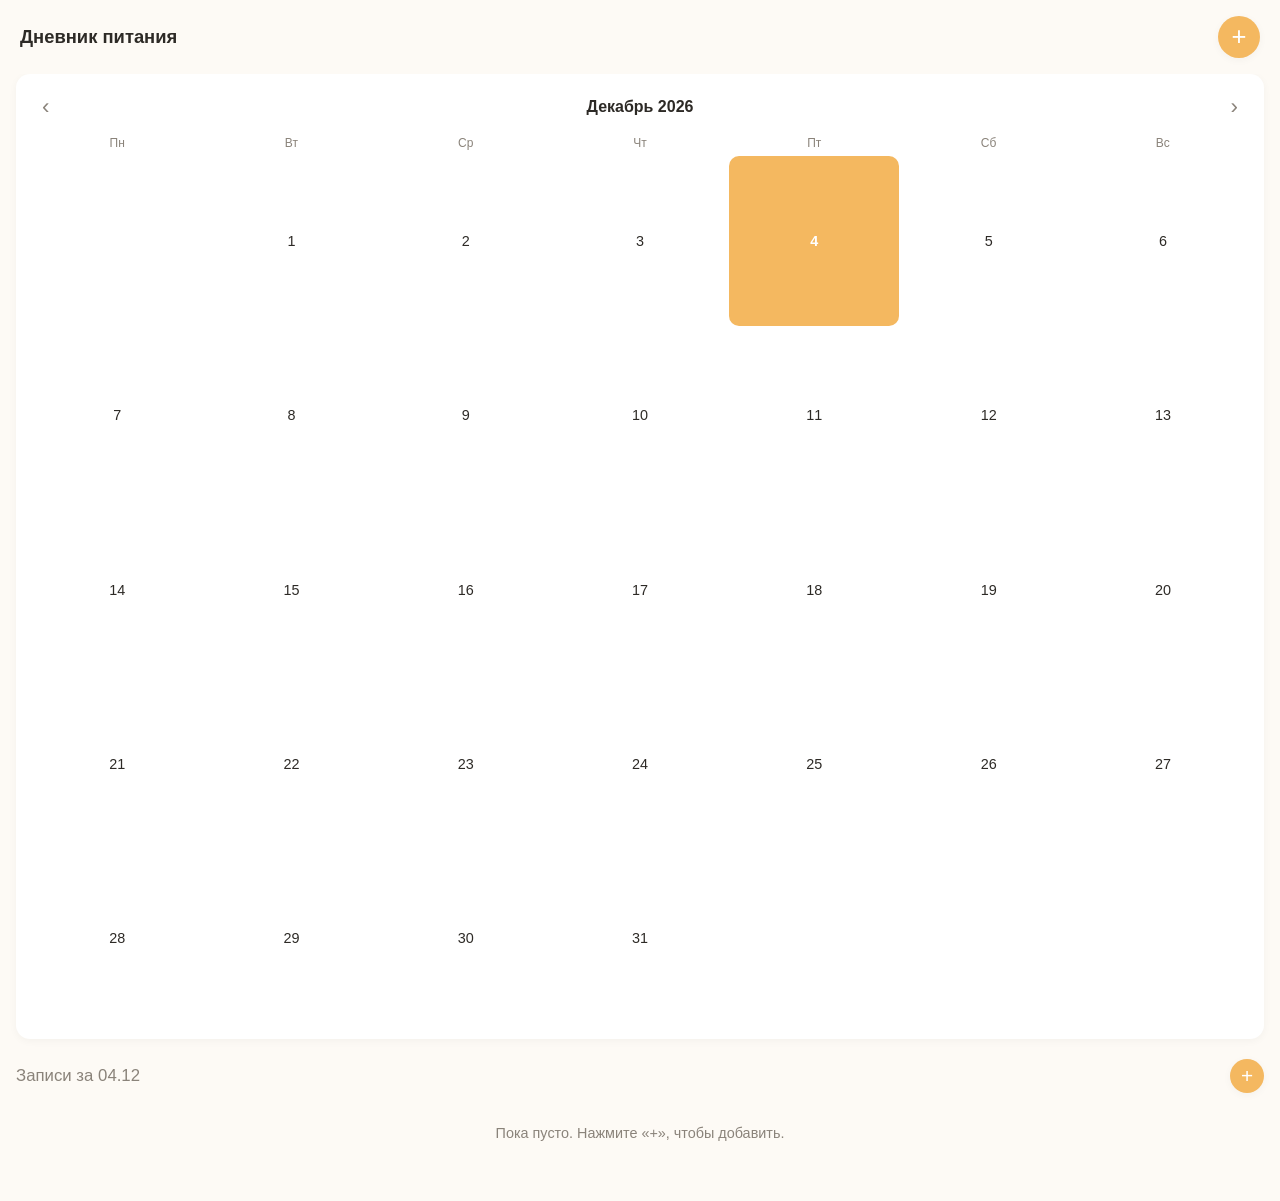
<file: index.html>
<!DOCTYPE html>
<html lang="ru">
<head>
  <meta charset="UTF-8" />
  <meta name="viewport" content="width=device-width, initial-scale=1.0, maximum-scale=1.0, user-scalable=no" />
  <meta name="theme-color" content="#f4b860" />
  <title>Дневник питания</title>
  <link rel="stylesheet" href="src/styles.css" />
  <link rel="manifest" href="manifest.json" />
</head>
<body>
  <header class="topbar">
    <h1>Дневник питания</h1>
    <button id="addBtn" class="btn-add" aria-label="Добавить запись">+</button>
  </header>

  <main>
    <!-- КАЛЕНДАРЬ -->
    <section class="calendar-card">
      <div class="calendar-head">
        <button id="prevMonth" aria-label="Предыдущий месяц">‹</button>
        <span id="monthLabel"></span>
        <button id="nextMonth" aria-label="Следующий месяц">›</button>
      </div>
      <div class="calendar-weekdays">
        <span>Пн</span><span>Вт</span><span>Ср</span>
        <span>Чт</span><span>Пт</span><span>Сб</span><span>Вс</span>
      </div>
      <div id="calendarGrid" class="calendar-grid"></div>
    </section>

    <!-- ЗАПИСИ ВЫБРАННОГО ДНЯ -->
    <section class="day-panel">
  <div class="day-header">
    <h2 id="dayTitle">Выберите день</h2>
    <button id="addBtnInline" class="btn-add-inline" aria-label="Добавить запись">+</button>
  </div>
  <div id="entriesList" class="entries-list"></div>
</section>
  </main>

  <!-- МОДАЛКА ДОБАВЛЕНИЯ/РЕДАКТИРОВАНИЯ -->
  <div id="modal" class="modal hidden" role="dialog" aria-modal="true">
    <div class="modal-content">
      <h3 id="modalTitle">Новая запись</h3>

      <label>
        Дата
        <input type="date" id="entryDate" />
      </label>

      <label>
        Приём пищи
        <select id="entryMeal">
          <option value="breakfast">Завтрак</option>
          <option value="snack">Перекус</option>
          <option value="lunch">Обед</option>
          <option value="dinner">Ужин</option>
        </select>
      </label>

      <label>
        Описание
        <textarea id="entryText" rows="4" placeholder="Что было съедено..."></textarea>
      </label>

      <div class="modal-actions">
        <button id="cancelBtn" class="btn-secondary">Отмена</button>
        <button id="saveBtn" class="btn-primary">Сохранить</button>
      </div>
    </div>
  </div>

  <script type="module" src="src/app.js"></script>
</body>
</html>
</file>
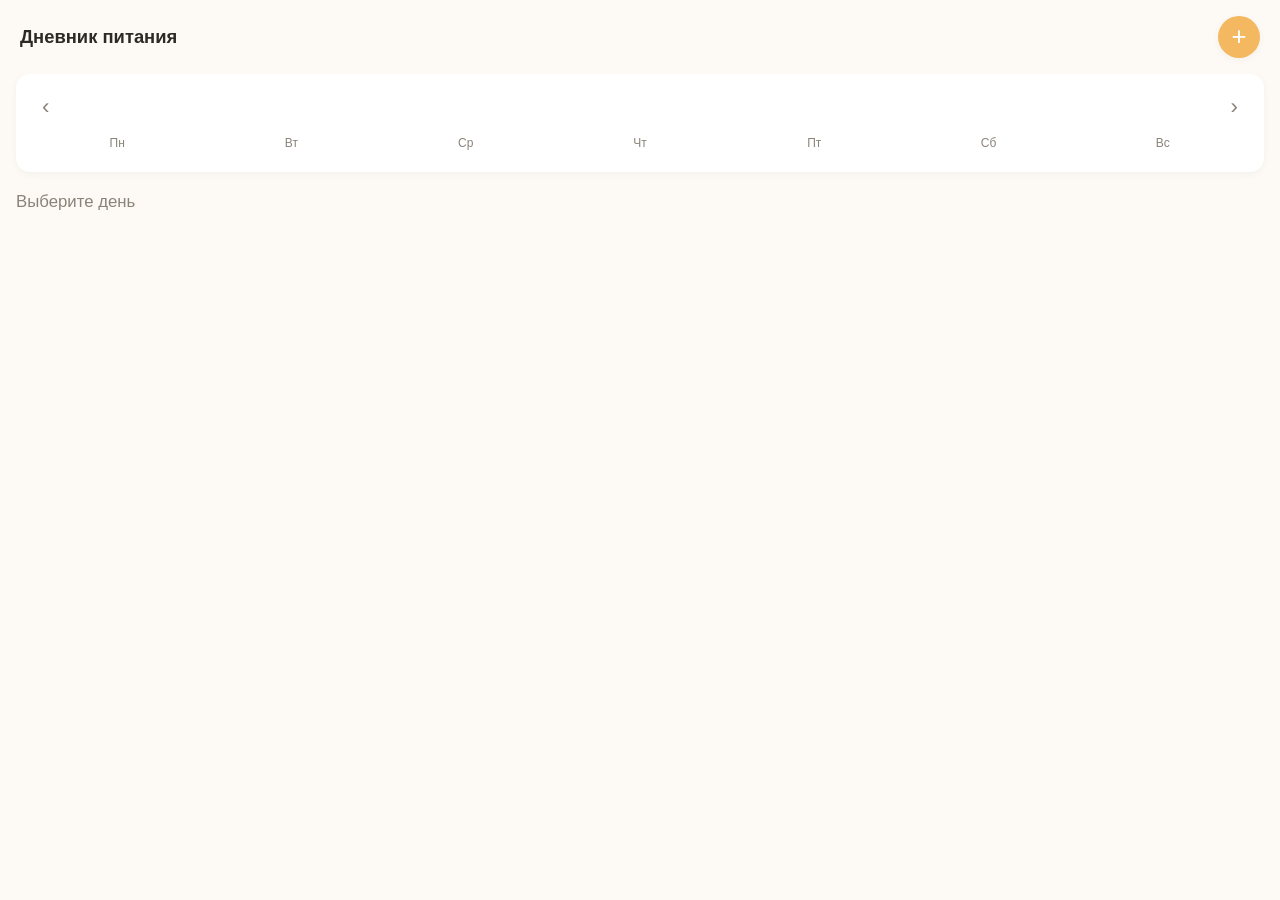
<file: src/index.html>
<!DOCTYPE html>
<html lang="ru">
<head>
  <meta charset="UTF-8" />
  <meta name="viewport" content="width=device-width, initial-scale=1.0, maximum-scale=1.0, user-scalable=no" />
  <meta name="theme-color" content="#f4b860" />
  <title>Дневник питания</title>
  <link rel="stylesheet" href="styles.css" />
  <link rel="manifest" href="manifest.json" />
</head>
<body>
  <header class="topbar">
    <h1>Дневник питания</h1>
    <button id="addBtn" class="btn-add" aria-label="Добавить запись">+</button>
  </header>

  <main>
    <!-- КАЛЕНДАРЬ -->
    <section class="calendar-card">
      <div class="calendar-head">
        <button id="prevMonth" aria-label="Предыдущий месяц">‹</button>
        <span id="monthLabel"></span>
        <button id="nextMonth" aria-label="Следующий месяц">›</button>
      </div>
      <div class="calendar-weekdays">
        <span>Пн</span><span>Вт</span><span>Ср</span>
        <span>Чт</span><span>Пт</span><span>Сб</span><span>Вс</span>
      </div>
      <div id="calendarGrid" class="calendar-grid"></div>
    </section>

    <!-- ЗАПИСИ ВЫБРАННОГО ДНЯ -->
    <section class="day-panel">
      <h2 id="dayTitle">Выберите день</h2>
      <div id="entriesList" class="entries-list"></div>
    </section>
  </main>

  <!-- МОДАЛКА ДОБАВЛЕНИЯ/РЕДАКТИРОВАНИЯ -->
  <div id="modal" class="modal hidden" role="dialog" aria-modal="true">
    <div class="modal-content">
      <h3 id="modalTitle">Новая запись</h3>

      <label>
        Дата
        <input type="date" id="entryDate" />
      </label>

      <label>
        Приём пищи
        <select id="entryMeal">
          <option value="breakfast">Завтрак</option>
          <option value="snack">Перекус</option>
          <option value="lunch">Обед</option>
          <option value="dinner">Ужин</option>
        </select>
      </label>

      <label>
        Описание
        <textarea id="entryText" rows="4" placeholder="Что было съедено..."></textarea>
      </label>

      <div class="modal-actions">
        <button id="cancelBtn" class="btn-secondary">Отмена</button>
        <button id="saveBtn" class="btn-primary">Сохранить</button>
      </div>
    </div>
  </div>

  <script type="module" src="app.js"></script>
</body>
</html>
</file>
<file: src/styles.css>
/* Базовые переменные — легко менять тему */
:root {
  --bg: #fdfaf5;
  --card: #ffffff;
  --text: #2d2a26;
  --muted: #8a837a;
  --accent: #f4b860;
  --accent-dark: #d99a2c;
  --border: #ece6dc;
  --danger: #d95959;
  --radius: 14px;
  --shadow: 0 2px 8px rgba(0,0,0,0.04);
}

* { box-sizing: border-box; }

body {
  margin: 0;
  font-family: -apple-system, BlinkMacSystemFont, "Segoe UI", Roboto, sans-serif;
  background: var(--bg);
  color: var(--text);
  padding-bottom: 40px;
  -webkit-tap-highlight-color: transparent;
}

/* Topbar */
.topbar {
  display: flex;
  justify-content: space-between;
  align-items: center;
  padding: 16px 20px;
  position: sticky;
  top: 0;
  background: var(--bg);
  z-index: 10;
}
.topbar h1 { font-size: 1.15rem; margin: 0; font-weight: 600; }

.btn-add {
  width: 42px; height: 42px;
  border-radius: 50%;
  border: none;
  background: var(--accent);
  color: #fff;
  font-size: 1.6rem;
  line-height: 1;
  cursor: pointer;
  box-shadow: var(--shadow);
}
.btn-add:active { background: var(--accent-dark); }

/* Календарь */
.calendar-card {
  background: var(--card);
  margin: 0 16px 20px;
  padding: 16px;
  border-radius: var(--radius);
  box-shadow: var(--shadow);
}
.calendar-head {
  display: flex;
  justify-content: space-between;
  align-items: center;
  margin-bottom: 12px;
  font-weight: 600;
}
.calendar-head button {
  background: none; border: none; font-size: 1.4rem;
  color: var(--muted); cursor: pointer; padding: 4px 10px;
}
.calendar-weekdays,
.calendar-grid {
  display: grid;
  grid-template-columns: repeat(7, 1fr);
  gap: 4px;
}
.calendar-weekdays {
  color: var(--muted);
  font-size: 0.75rem;
  text-align: center;
  margin-bottom: 6px;
}
.cal-day {
  aspect-ratio: 1;
  display: flex;
  align-items: center;
  justify-content: center;
  border-radius: 10px;
  font-size: 0.9rem;
  cursor: pointer;
  position: relative;
  user-select: none;
}
.cal-day.empty { visibility: hidden; }
.cal-day.selected { background: var(--accent); color: #fff; font-weight: 600; }
.cal-day.today:not(.selected) { border: 1.5px solid var(--accent); }
/* маркер, если в этот день есть записи */
.cal-day.has-entries::after {
  content: "";
  position: absolute;
  bottom: 4px;
  width: 4px; height: 4px;
  border-radius: 50%;
  background: var(--accent-dark);
}
.cal-day.selected.has-entries::after { background: #fff; }

/* Панель дня */
.day-panel { padding: 0 16px; }
.day-panel h2 {
  font-size: 1.05rem;
  margin: 0 0 12px;
  color: var(--muted);
  font-weight: 500;
}

/* Список приёмов пищи */
.entries-list { display: flex; flex-direction: column; gap: 10px; }

.meal-card {
  background: var(--card);
  border-radius: var(--radius);
  padding: 12px 14px;
  box-shadow: var(--shadow);
  display: flex;
  flex-direction: column;
  gap: 4px;
}
.meal-label {
  font-size: 0.75rem;
  font-weight: 600;
  text-transform: uppercase;
  letter-spacing: 0.05em;
  color: var(--accent-dark);
}
.meal-text {
  font-size: 0.95rem;
  line-height: 1.4;
  white-space: pre-wrap;
  word-break: break-word;
}
.meal-actions {
  display: flex;
  gap: 12px;
  margin-top: 4px;
  font-size: 0.8rem;
}
.meal-actions button {
  background: none; border: none; padding: 0;
  color: var(--muted); cursor: pointer;
  text-decoration: underline;
}
.meal-actions .delete { color: var(--danger); }

.empty-hint {
  color: var(--muted);
  font-size: 0.9rem;
  text-align: center;
  padding: 20px;
}

/* Модалка */
.modal {
  position: fixed; inset: 0;
  background: rgba(0,0,0,0.35);
  display: flex;
  align-items: flex-end;
  justify-content: center;
  z-index: 100;
}
.modal.hidden { display: none; }

.modal-content {
  background: var(--card);
  width: 100%;
  max-width: 520px;
  padding: 20px;
  border-radius: 20px 20px 0 0;
  display: flex;
  flex-direction: column;
  gap: 14px;
  max-height: 90vh;
  overflow-y: auto;
  animation: slideUp 0.2s ease-out;
}
@keyframes slideUp { from { transform: translateY(30px); opacity: 0; } }

.modal-content h3 { margin: 0; font-size: 1.1rem; }
.modal-content label {
  display: flex;
  flex-direction: column;
  gap: 6px;
  font-size: 0.85rem;
  color: var(--muted);
}
.modal-content input,
.modal-content select,
.modal-content textarea {
  font: inherit;
  padding: 10px 12px;
  border: 1px solid var(--border);
  border-radius: 10px;
  background: var(--bg);
  color: var(--text);
  outline: none;
}
.modal-content input:focus,
.modal-content select:focus,
.modal-content textarea:focus { border-color: var(--accent); }

.modal-actions {
  display: flex;
  gap: 10px;
  margin-top: 6px;
}
.btn-primary, .btn-secondary {
  flex: 1;
  padding: 12px;
  border-radius: 10px;
  font: inherit;
  font-weight: 600;
  border: none;
  cursor: pointer;
}
.btn-primary { background: var(--accent); color: #fff; }
.btn-primary:active { background: var(--accent-dark); }
.btn-secondary { background: var(--border); color: var(--text); }
.day-header {
  display: flex;
  justify-content: space-between;
  align-items: center;
  margin-bottom: 12px;
}
.day-header h2 {
  margin: 0;
}
.btn-add-inline {
  width: 34px;
  height: 34px;
  border-radius: 50%;
  border: none;
  background: var(--accent);
  color: #fff;
  font-size: 1.3rem;
  line-height: 1;
  cursor: pointer;
  box-shadow: var(--shadow);
}
.btn-add-inline:active { background: var(--accent-dark); }
</file>
